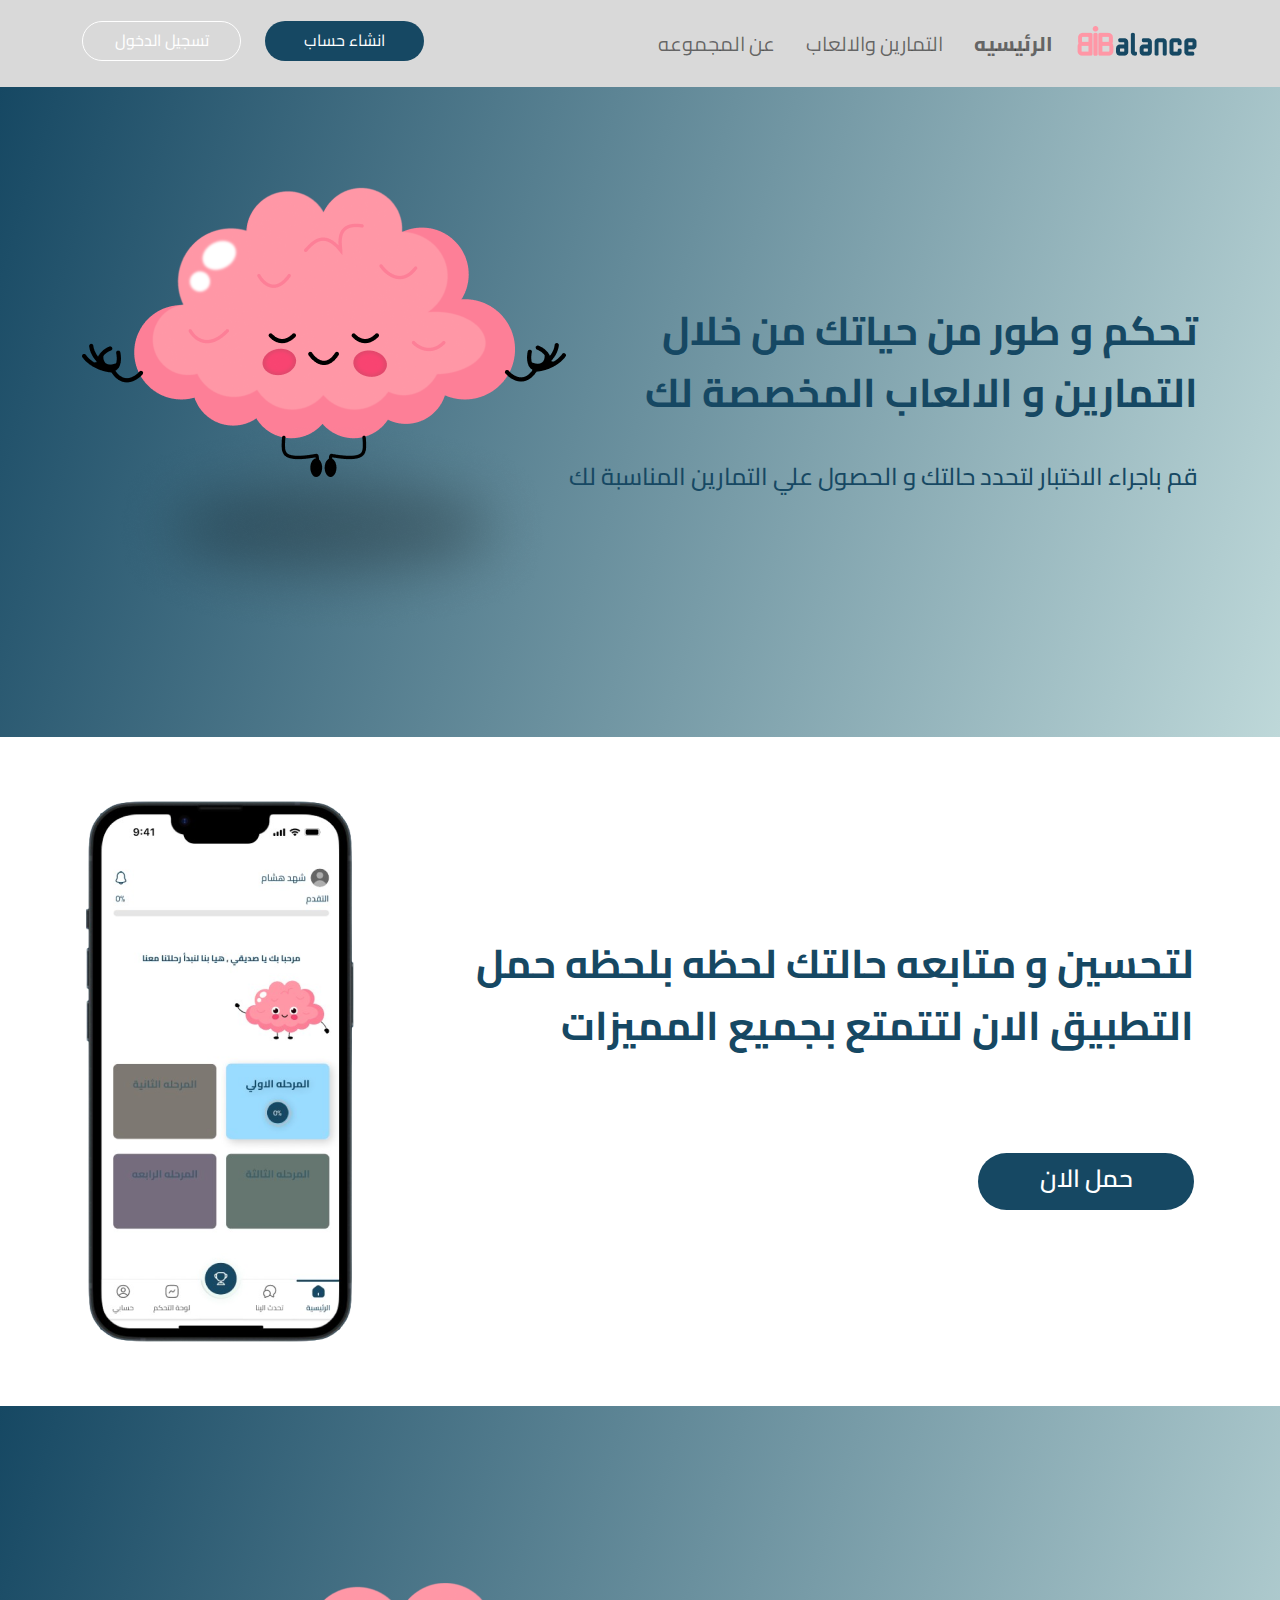
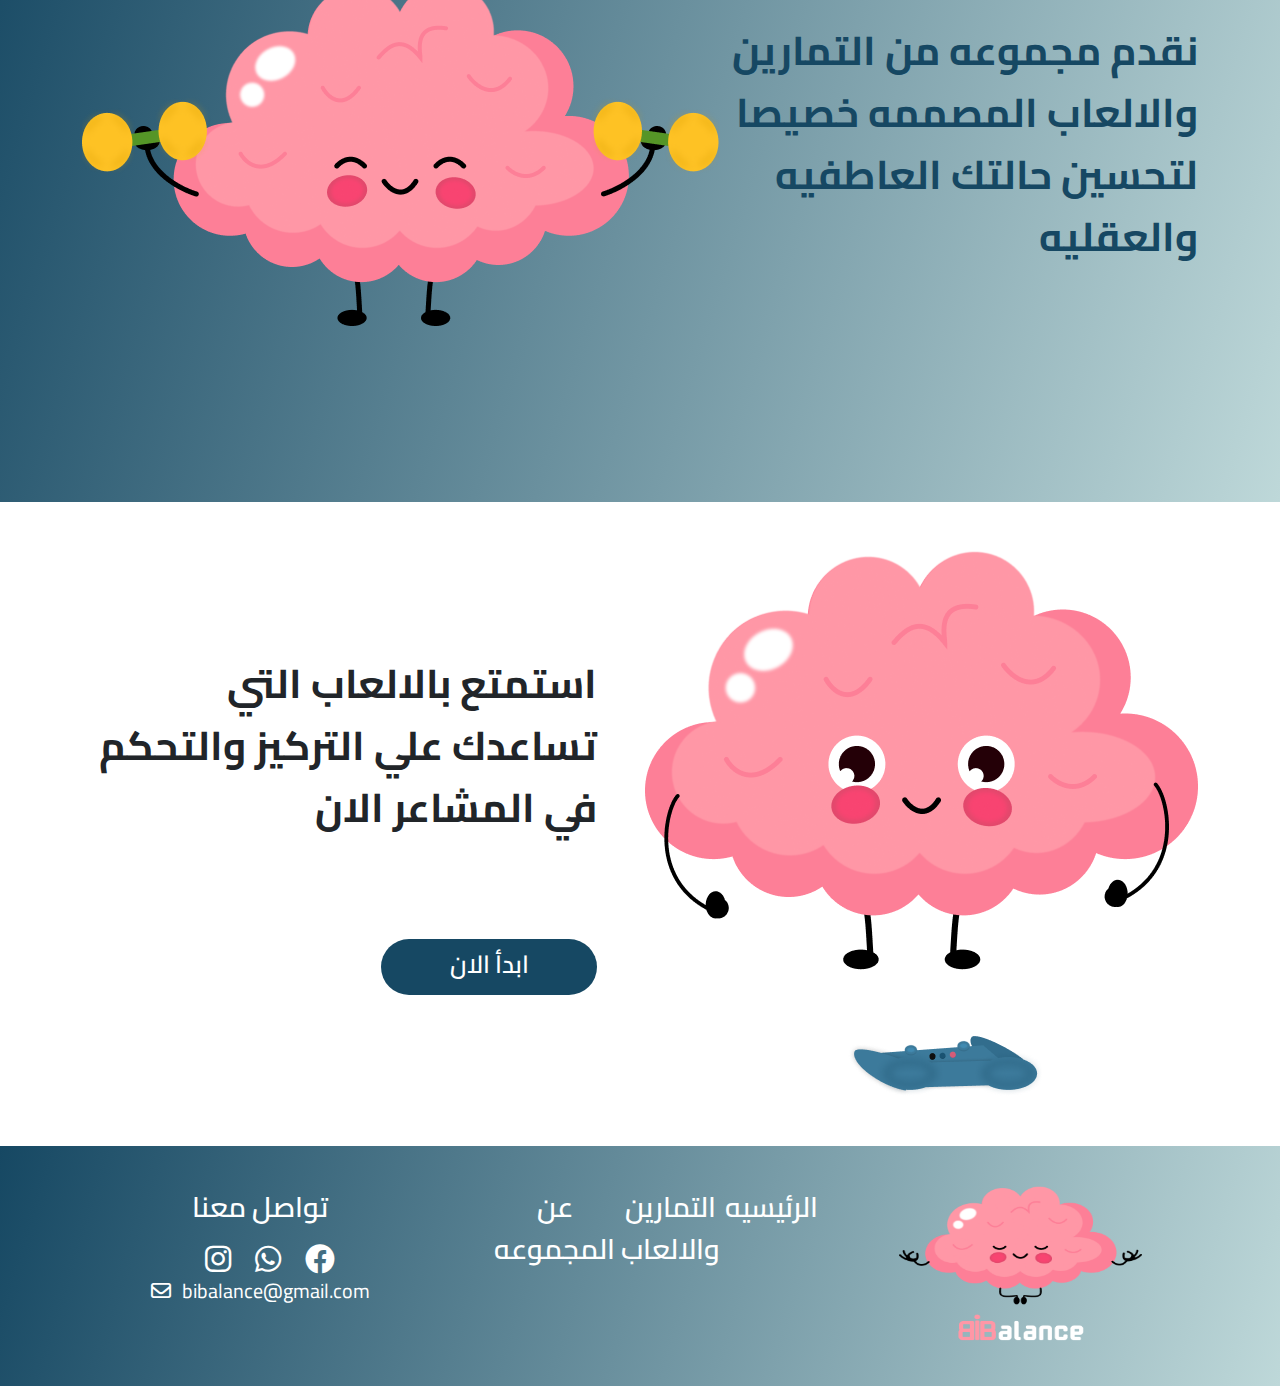
<file: index.html>
<!DOCTYPE html>
<html lang="ar" dir="rtl">

<head>
    <meta charset="UTF-8">
    <meta name="viewport" content="width=device-width, initial-scale=1.0">
    <link rel="preconnect" href="https://fonts.googleapis.com">
    <link rel="preconnect" href="https://fonts.gstatic.com" crossorigin>
    <link href="https://fonts.googleapis.com/css2?family=Cairo:wght@400;500;600;700;800;900;1000&display=swap"
        rel="stylesheet">
    <link rel="stylesheet" href="https://cdnjs.cloudflare.com/ajax/libs/animate.css/4.1.1/animate.min.css" />
    <link rel="stylesheet" href="css/all.min.css">
    <link rel="stylesheet" href="css/bootstrap.min.css">
    <link rel="stylesheet" href="css/style.css">
    <title>BiBalance</title>
</head>

<body>

    <nav class="navbar navbar-expand-lg navbar-light ">
        <div class="container ">
            <div class="im d-sm-none"><img src="image/Logo.png " alt="">
            </div>
            <button class="navbar-toggler" type="button" data-bs-toggle="collapse"
                data-bs-target="#navbarSupportedContent" aria-controls="navbarSupportedContent" aria-expanded="false"
                aria-label="Toggle navigation">
                <span class="navbar-toggler-icon"></span>
            </button>
            <div class="collapse navbar-collapse text-center " id="navbarSupportedContent">

                <ul class="navbar-nav me-auto mb-2 mb-lg-0 ">
                    <li class="nav-item d-none d-lg-block">
                        <img src="image/Logo.png" alt="Logo">
                    </li>
                    <li class="nav-item">
                        <a class="nav-link activeLink" aria-current="page" href="index.html">الرئيسيه</a>
                    </li>
                    <li class="nav-item">
                        <a class="nav-link" href="exercises.html">التمارين والالعاب</a>
                    </li>

                    <li class="nav-item">
                        <a class="nav-link" href="team.html">عن المجموعه</a>
                    </li>
                    <div class="buttons me-auto">
                        <div class="btn reg "><a href="register.html">انشاء حساب</a></div>
                        <div class="btn login"><a href="login.html">تسجيل الدخول</a></div>
                    </div>
                </ul>


            </div>
        </div>
    </nav>

    <!-- landing  -->
    <div class="landingPage">
        <div class="container text-center text-lg-end d-flex  flex-row-reverse align-items-center">
            <img src="image/thinking.png" alt="logo" class="d-none d-lg-block animate__animated animate__backInLeft">
            <div class="landingContent animate__animated animate__backInRight">
                <h2>تحكم و طور من حياتك من خلال التمارين و الالعاب المخصصة لك</h2>
                <p>قم باجراء الاختبار لتحدد حالتك و الحصول علي التمارين المناسبة لك</p>
                
            </div>
        </div>
    </div>

    <!-- section2  -->
    <div class="section2 py-5">
        <div class="container d-flex justify-content-between align-items-center p-3 gap-5">
            <div class="content  text-center  text-lg-end animate__animated animate__backInRight">
                <p class="fs-lg-2">لتحسين و متابعه حالتك لحظه بلحظه حمل التطبيق الان لتتمتع بجميع المميزات</p>
                <div class="btn">حمل الان</div>
            </div>
            <img src="image/mobile.png" alt="" class="d-none d-lg-block animate__animated animate__backInLeft">
        </div>
    </div>

    <!-- sec3  -->
    <div class="sec3 py-5">
        <div
            class="container d-flex flex-column-reverse flex-lg-row-reverse align-items-center justify-content-around justify-content-lg-between text-center text-lg-end">
            <img src="image/traning.png" alt="" class="animate__animated animate__backInLeft">
            <div class="content animate__animated animate__backInRigt">
                نقدم مجموعه من التمارين والالعاب المصممه خصيصا لتحسين حالتك العاطفيه والعقليه
            </div>
        </div>
    </div>

    <!-- sec4  -->
    <div class="sec4 py-5">
        <div
            class="container d-flex flex-column flex-lg-row align-items-center justify-content-between gap-5 text-center text-lg-end">
            <img src="image/animatLogo.png" alt="" class="animate__animated animate__backInRight">
            <div class="content animate__animated animate__backInLeft">
                <p>استمتع بالالعاب التي تساعدك علي التركيز والتحكم في المشاعر الان</p>
                <div class="btn">ابدأ الان</div>
            </div>
        </div>
    </div>

    <!-- footer  -->
    <div class="footer">
        <div class="container">
            <div class="row">
                <div class="coll-3 col-md-12 col-lg-4">
                    <img src="image/footer.png" alt="">
                </div>
                <div class="coll-5 col-md-6 col-lg-4">
                    <ul class="d-flex justify-content-between">
                        <li>الرئيسيه</li>
                        <li>التمارين والالعاب</li>
                        <li>عن المجموعه</li>
                    </ul>
                </div>
                <div class="coll-4 col-md-6 col-lg-4">
                    <p>تواصل معنا</p>
                    <div class="icons ">
                        <i class="fa-brands fa-facebook"></i>
                        <i class="fa-brands fa-whatsapp"></i>
                        <i class="fa-brands fa-instagram"></i>
                    </div>
                    <div class="mail">
                        bibalance@gmail.com <i class="fa-regular fa-envelope"></i>
                    </div>
                </div>
            </div>
        </div>
    </div>
    <script src="js/bootstrap.bundle.min.js"></script>
</body>

</html>
</file>
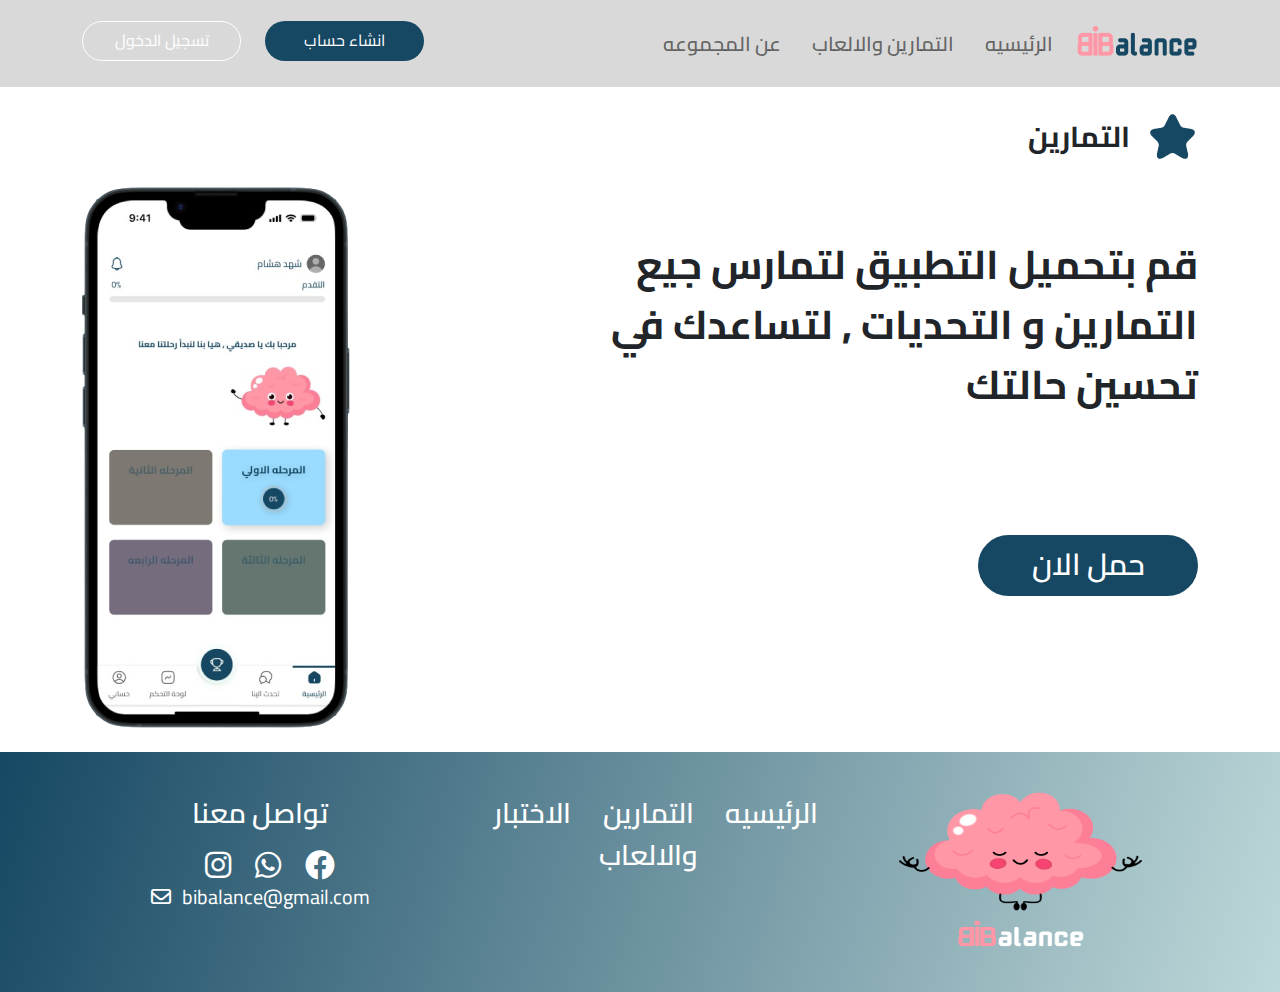
<file: exercises.html>
<!DOCTYPE html>
<html lang="ar" dir="rtl">
<head>
    <meta charset="UTF-8">
    <meta name="viewport" content="width=device-width, initial-scale=1.0">
    <link rel="preconnect" href="https://fonts.googleapis.com">
    <link rel="preconnect" href="https://fonts.gstatic.com" crossorigin>
    <link href="https://fonts.googleapis.com/css2?family=Cairo:wght@400;500;600;700;800;900;1000&display=swap" rel="stylesheet">
    <link
    rel="stylesheet"
    href="https://cdnjs.cloudflare.com/ajax/libs/animate.css/4.1.1/animate.min.css"
  />
    <link rel="stylesheet" href="css/all.min.css">
    <link rel="stylesheet" href="css/bootstrap.min.css">
    <link rel="stylesheet" href="css/style.css">
    <link rel="stylesheet" href="css/exe.css">
    <title>BiBalance</title>
</head>
<body>

    <nav class="navbar navbar-expand-lg navbar-light ">
        <div class="container ">
            <div class="im d-sm-none"><img src="image/Logo.png " alt=""></div>
            <button class="navbar-toggler" type="button" data-bs-toggle="collapse"
                data-bs-target="#navbarSupportedContent" aria-controls="navbarSupportedContent" aria-expanded="false"
                aria-label="Toggle navigation">
                <span class="navbar-toggler-icon"></span>
            </button>
            <div class="collapse navbar-collapse text-center " id="navbarSupportedContent">

                <ul class="navbar-nav me-auto mb-2 mb-lg-0 ">
                    <li class="nav-item d-none d-lg-block">
                        <img src="image/Logo.png" alt="Logo">
                    </li>
                    <li class="nav-item">
                        <a class="nav-link activeLink" aria-current="page" href="index.html">الرئيسيه</a>
                    </li>
                    <li class="nav-item">
                        <a class="nav-link" href="exercises.html">التمارين والالعاب</a>
                    </li>

                    <li class="nav-item">
                        <a class="nav-link" href="team.html">عن المجموعه</a>
                    </li>
                    <div class="buttons me-auto">
                        <div class="btn reg "><a href="register.html">انشاء حساب</a></div>
                        <div class="btn login"><a href="login.html">تسجيل الدخول</a></div>
                    </div>
                </ul>
            </div>
        </div>
    </nav>

     <div class="exercises">
       <div class="container">
        <div class="top d-flex align-items-center pt-4">
            <img src="image/profile/star.png" alt="">
            <span class="me-3">التمارين</span>
        </div>
        <div class="content d-flex  justify-content-between pt-4">
            
               <div class="para">
                <p class="pb-5 pt-5"> قم بتحميل التطبيق لتمارس جيع التمارين و التحديات , لتساعدك في تحسين حالتك</p>
                <div class="btn "><a href="#">حمل الان</a></div>
               </div>
            
            <div class="image">
                <img src="image/mobile.png" alt="">
            </div>
        </div>
       </div>
    </div>
    <br>
    <div class="footer">
        <div class="container">
            <div class="row">
                <div class="coll-3 col-md-12 col-lg-4">
                    <img src="image/footer.png" alt="">
                </div>
                <div class="coll-5 col-md-6 col-lg-4">
                    <ul class="d-flex justify-content-between">
                        <li>الرئيسيه</li>
                        <li>التمارين والالعاب</li>
                        <li>الاختبار</li>
                    </ul>
                </div>
                <div class="coll-4 col-md-6 col-lg-4">
                    <p>تواصل معنا</p>
                    <div class="icons ">
                        <i class="fa-brands fa-facebook"></i>
                        <i class="fa-brands fa-whatsapp"></i>
                        <i class="fa-brands fa-instagram"></i>
                    </div>
                    <div class="mail">
                        bibalance@gmail.com <i class="fa-regular fa-envelope"></i>
                    </div>
                </div>
            </div>
        </div>
    </div>
     <script src="js/bootstrap.bundle.min.js"></script>

</body>
</html>
</file>
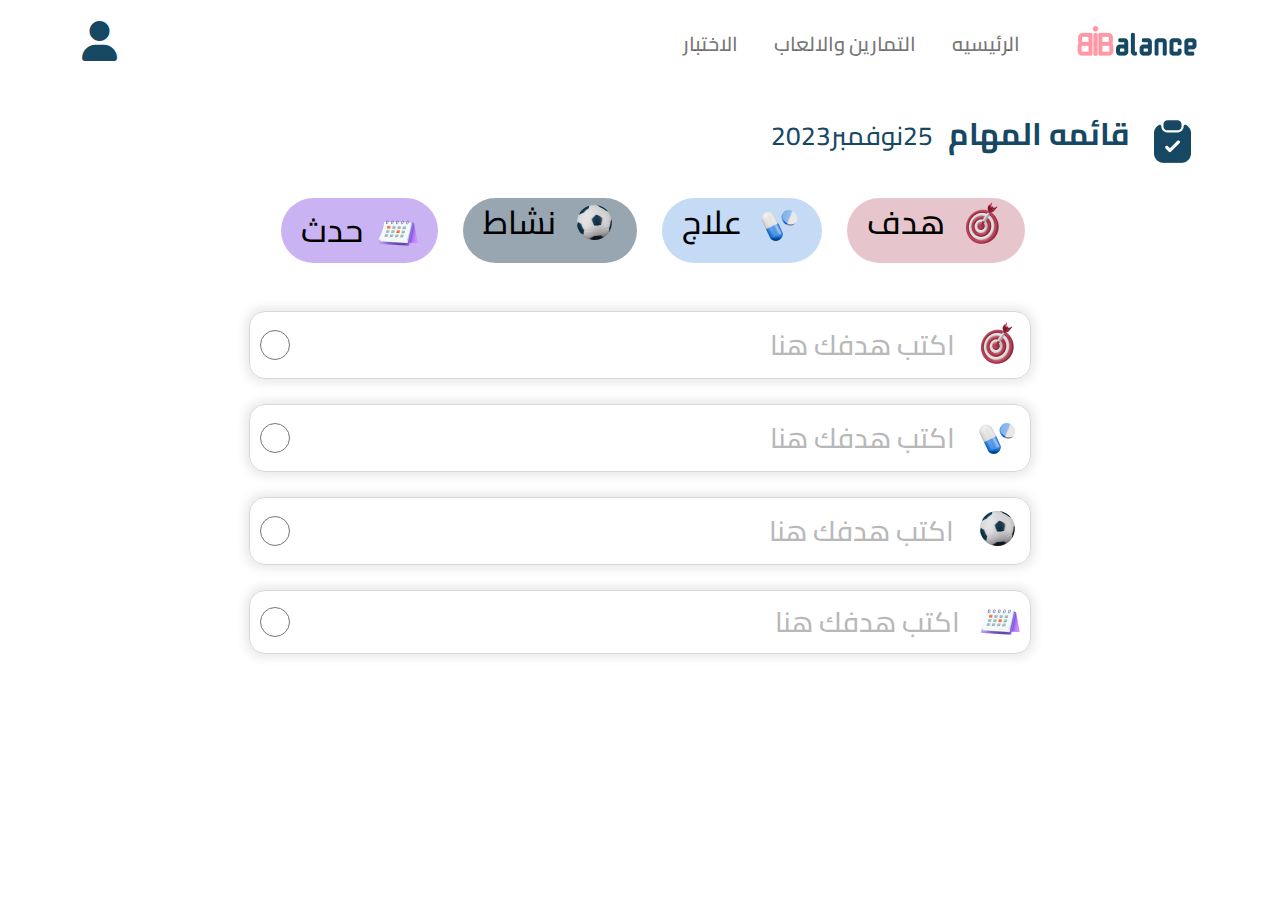
<file: list.html>
<!DOCTYPE html>
<html lang="ar" dir="rtl">
<head>
    <meta charset="UTF-8">
    <meta name="viewport" content="width=device-width, initial-scale=1.0">
    <link rel="preconnect" href="https://fonts.googleapis.com">
    <link rel="preconnect" href="https://fonts.gstatic.com" crossorigin>
    <link href="https://fonts.googleapis.com/css2?family=Cairo:wght@400;500;600;700;800;900;1000&display=swap" rel="stylesheet">
    <link
    rel="stylesheet"
    href="https://cdnjs.cloudflare.com/ajax/libs/animate.css/4.1.1/animate.min.css"
  />
    <link rel="stylesheet" href="css/all.min.css">
    <link rel="stylesheet" href="css/bootstrap.min.css">
    <link rel="stylesheet" href="css/style.css">
    <link rel="stylesheet" href="css/list.css">
    <title>BiBalance</title>
</head>
<body>

    <nav class="navbar navbar-expand-lg navbar-light bg-none " style="background-color: transparent;">
        <div class="container ">
            <div class="im d-none d-lg-block "><img src="image/Logo.png " alt="" class="ms-4"></div>
         <button class="navbar-toggler" type="button" data-bs-toggle="collapse" data-bs-target="#navbarSupportedContent" aria-controls="navbarSupportedContent" aria-expanded="false" aria-label="Toggle navigation">
             <span class="navbar-toggler-icon"></span>
           </button>
           <div class="user mb-auto d-lg-none">
            <i class="fa-solid fa-user"></i>  
           </div>
         <div class="collapse navbar-collapse text-center " id="navbarSupportedContent">     
                 <div class="links"  >
                    <ul class="navbar-nav me-auto mb-2 mb-lg-0 ">
                        <!-- <li class="nav-item d-none d-lg-block">
                            <img src="image/Logo.png" alt="Logo" >
                        </li> -->
                        <li class="nav-item">
                            <a class="nav-link activeLink me-xl-4" aria-current="page" href="#">الرئيسيه</a>
                        </li>
                        <li class="nav-item">
                            <a class="nav-link" href="#">التمارين والالعاب</a>
                        </li>
                        
                        <li class="nav-item">
                            <a class="nav-link ">الاختبار</a>
                        </li>
                       
                    </ul>
               </div>       
            </div>
            <div class="user mb-auto d-none d-lg-block">
                <i class="fa-solid fa-user"></i>  
               </div>
         </div>         
     </nav> 
     <div class="listpage">
        <div class="container">
           <div class="banner d-flex align-items-center mt-4">
            <img src="image/profile/list.png" alt="" class="ms-3">
            <p>قائمه المهام <span class="me-2">25نوفمبر2023</span></p>
           </div>
           <div class="category d-flex mt-4 mb-5 justify-content-center">
            <div class="boxes one"><img src="image/list/pin.png" alt="">هدف</div>
            <div class="boxes two"> <img src="image/list/med.png" alt="">علاج</div>
            <div class="boxes three"><img src="image/list/ball.png" alt="">نشاط </div>
            <div class="boxes four py-2"><img src="image/list/calendar.png" alt="">حدث </div>
           </div>
           <div class="list">
            <div class="item ">
                <div>
                    <img src="image/list/pin.png" alt="">
                    <p>اكتب هدفك هنا</p>
                </div>
                <input type="radio">
                
            </div>
            <div class="item">
                <div>
                    <img src="image/list/med.png" alt="">
                    <p>اكتب هدفك هنا</p>
                </div>
                <input type="radio">
            </div>
            <div class="item">
                <div>
                    <img src="image/list/ball.png" alt="">
                    <p>اكتب هدفك هنا</p>
                </div>
                <input type="radio">
            </div>
            <div class="item">
                <div>
                    <img src="image/list/calendar.png" alt="">
                    <p>اكتب هدفك هنا</p>
                </div>
                <input type="radio">
            </div>
           </div>
        </div>
     </div>
    
    
     <script src="js/bootstrap.bundle.min.js"></script>
</body>
</file>
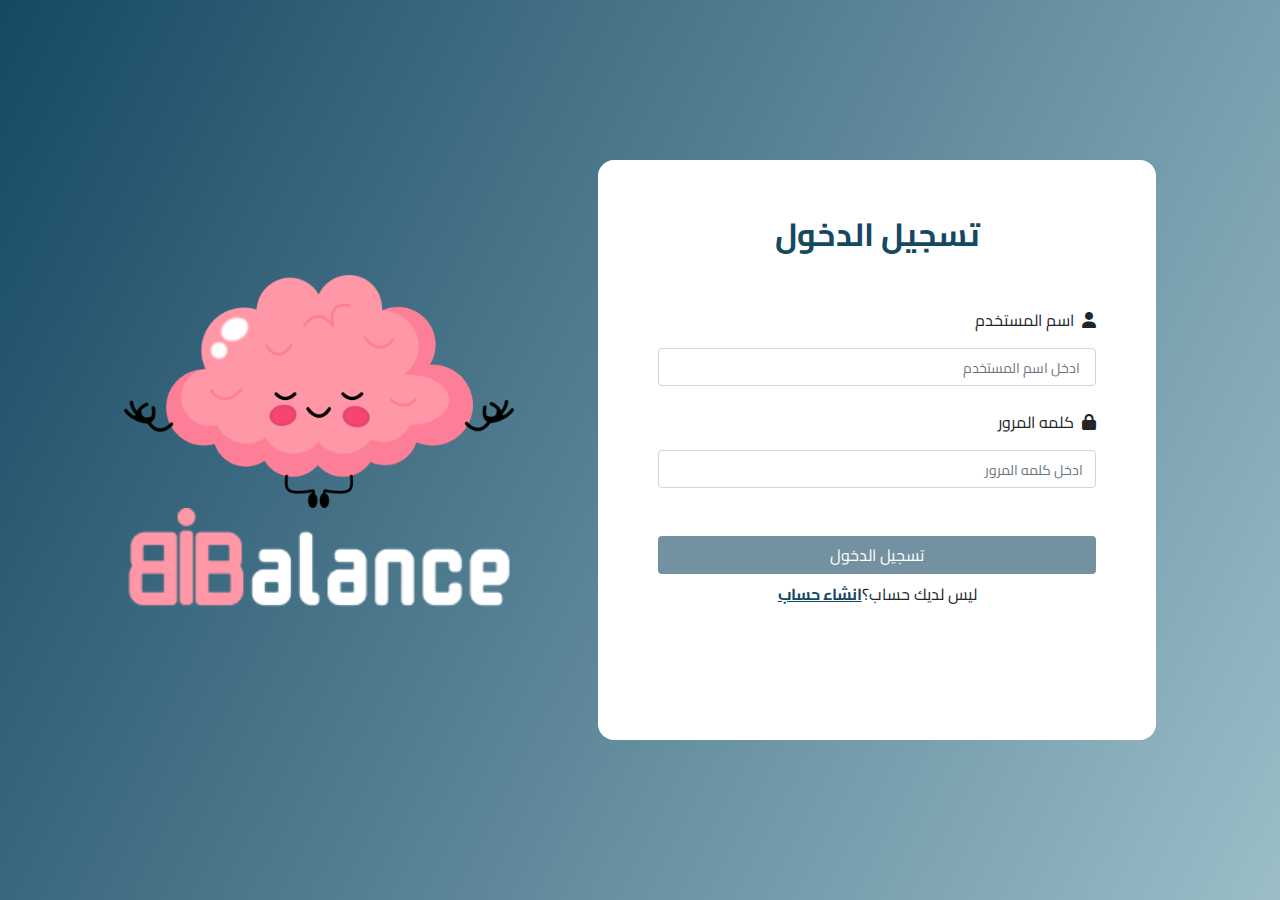
<file: login.html>
<!DOCTYPE html>
<html lang="en">
<head>
    <meta charset="UTF-8">
    <meta name="viewport" content="width=device-width, initial-scale=1.0">
    <link rel="preconnect" href="https://fonts.googleapis.com">
    <link rel="preconnect" href="https://fonts.gstatic.com" crossorigin>
    <link href="https://fonts.googleapis.com/css2?family=Cairo:wght@400;500;600;700;800;900;1000&display=swap" rel="stylesheet">
    <link rel="stylesheet" href="css/all.min.css">
    <link rel="stylesheet" href="css/bootstrap.min.css">
    <link rel="stylesheet" href="css/style.css">
    <title>BiBalance</title>
</head>
<body>
    <div class="loginPage  ">
        <div class="container d-flex flex-column flex-sm-row ">
            <div class="image ">
            <img src="image/login/image.png" class="logoo" alt="">
            <img src="image/login/title.png" class="ulogoo" alt="">
            </div>
           
            <form action="#">
                <div class="title">تسجيل الدخول</div>
                <div class="mb-4 text-end">
                    <label for="formGroupExampleInput" class="form-label mb-3 ">اسم المستخدم<i class="fa-solid ms-2 fa-user"></i></label>
                    <input type="text" class="form-control  text-end" id="formGroupExampleInput" placeholder="ادخل اسم المستخدم ">
                 </div>
                 <div class="mb-5 text-end">
                    <label for="formGroupExampleInput2" class="form-label mb-3">كلمه المرور<i class="fa-solid ms-2 fa-lock"></i></label>
                    <input type="text" class="form-control text-end" id="formGroupExampleInput2" placeholder="ادخل كلمه المرور" >
                 </div>
                
                 
                 <div class="btn"><a href="index.html">تسجيل الدخول</a></div>
                 <p class="text-center">ليس لديك حساب؟<a href="register.html">انشاء حساب</a></p>
             </form>
            
        </div>
    </div>



    <script src="js/bootstrap.bundle.min.js"></script>
</body>
</html>
</file>
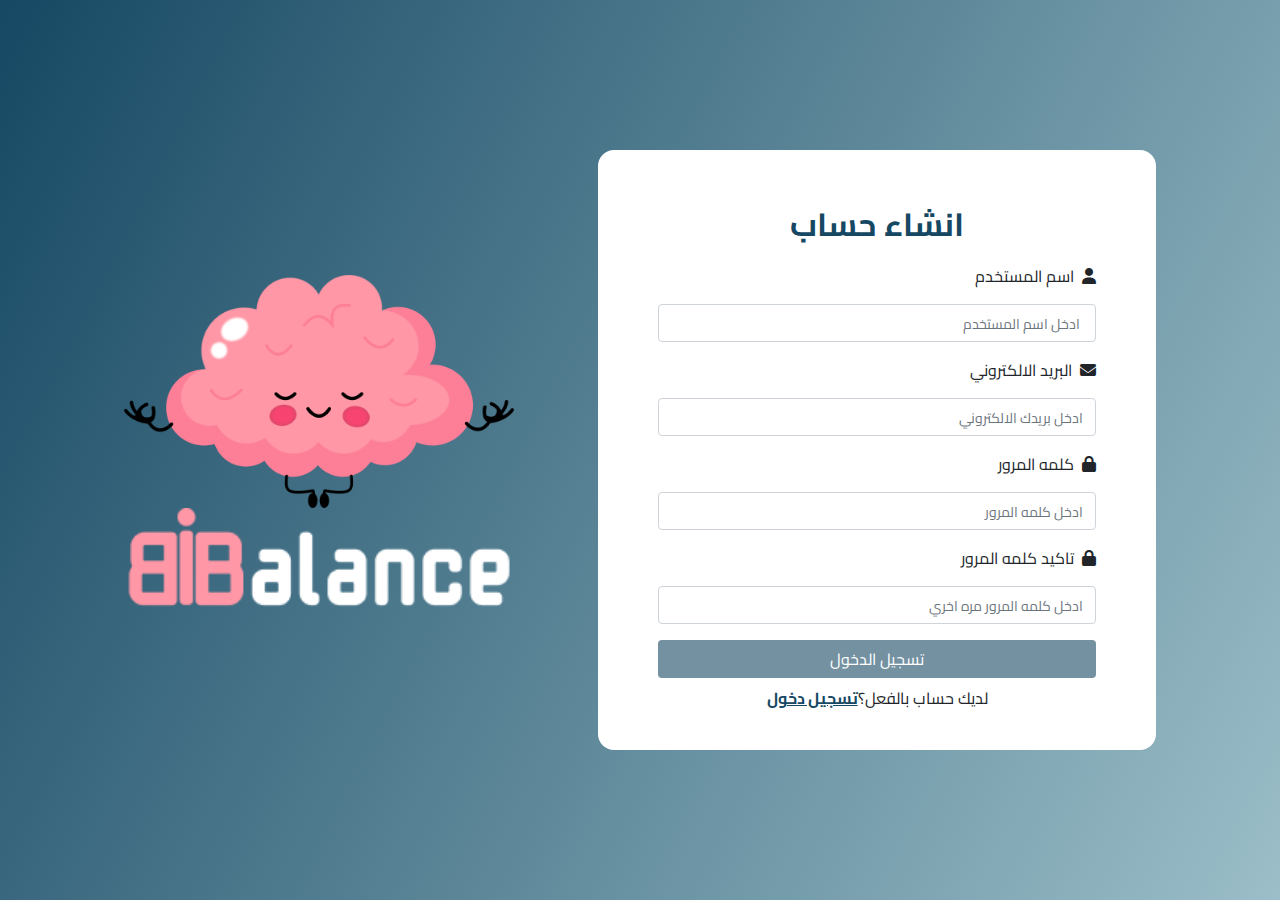
<file: register.html>
<!DOCTYPE html>
<html lang="en">
<head>
    <meta charset="UTF-8">
    <meta name="viewport" content="width=device-width, initial-scale=1.0">
    <link rel="preconnect" href="https://fonts.googleapis.com">
    <link rel="preconnect" href="https://fonts.gstatic.com" crossorigin>
    <link href="https://fonts.googleapis.com/css2?family=Cairo:wght@400;500;600;700;800;900;1000&display=swap" rel="stylesheet">
    <link rel="stylesheet" href="css/all.min.css">
    <link rel="stylesheet" href="css/bootstrap.min.css">
    <link rel="stylesheet" href="css/style.css">
    <title>BiBalance</title>
</head>
<body>
    <div class="loginPage  ">
        <div class="container d-flex flex-column flex-sm-row ">
            <div class="image ">
            <img src="image/login/image.png" class="logoo" alt="">
            <img src="image/login/title.png" class="ulogoo" alt="">
            </div>
           
            <form action="#" style="height: 600px;">
                <div class="title mb-3">انشاء حساب</div>
                <div class="mb-3 text-end">
                    <label for="formGroupExampleInput" class="form-label mb-3 ">اسم المستخدم<i class="fa-solid ms-2 fa-user"></i></label>
                    <input type="text" class="form-control  text-end" id="formGroupExampleInput" placeholder="ادخل اسم المستخدم ">
                 </div>
                <div class="mb-3 text-end">
                    <label for="formGroupExampleInput" class="form-label mb-3 ">البريد الالكتروني<i class="fa-solid ms-2 fa-envelope"></i></label>
                    <input type="text" class="form-control  text-end" id="formGroupExampleInput" placeholder="ادخل بريدك الالكتروني">
                 </div>
                 <div class="mb-3 text-end">
                    <label for="formGroupExampleInput2" class="form-label mb-3">كلمه المرور<i class="fa-solid ms-2 fa-lock"></i></label>
                    <input type="text" class="form-control text-end" id="formGroupExampleInput2" placeholder="ادخل كلمه المرور">
                 </div>
                 <div class="mb-3 text-end">
                    <label for="formGroupExampleInput2" class="form-label mb-3">تاكيد كلمه المرور<i class="fa-solid ms-2 fa-lock"></i></label>
                    <input type="text" class="form-control text-end" id="formGroupExampleInput2" placeholder="ادخل كلمه المرور مره اخري">
                 </div>
                 <div class="btn"><a href="index.html">تسجيل الدخول</a></div>
                 <p class="text-center">لديك حساب بالفعل؟<a href="login.html">تسجيل دخول</a></p>
             </form>
            
        </div>
    </div>



    <script src="js/bootstrap.bundle.min.js"></script>
</body>
</html>
</file>
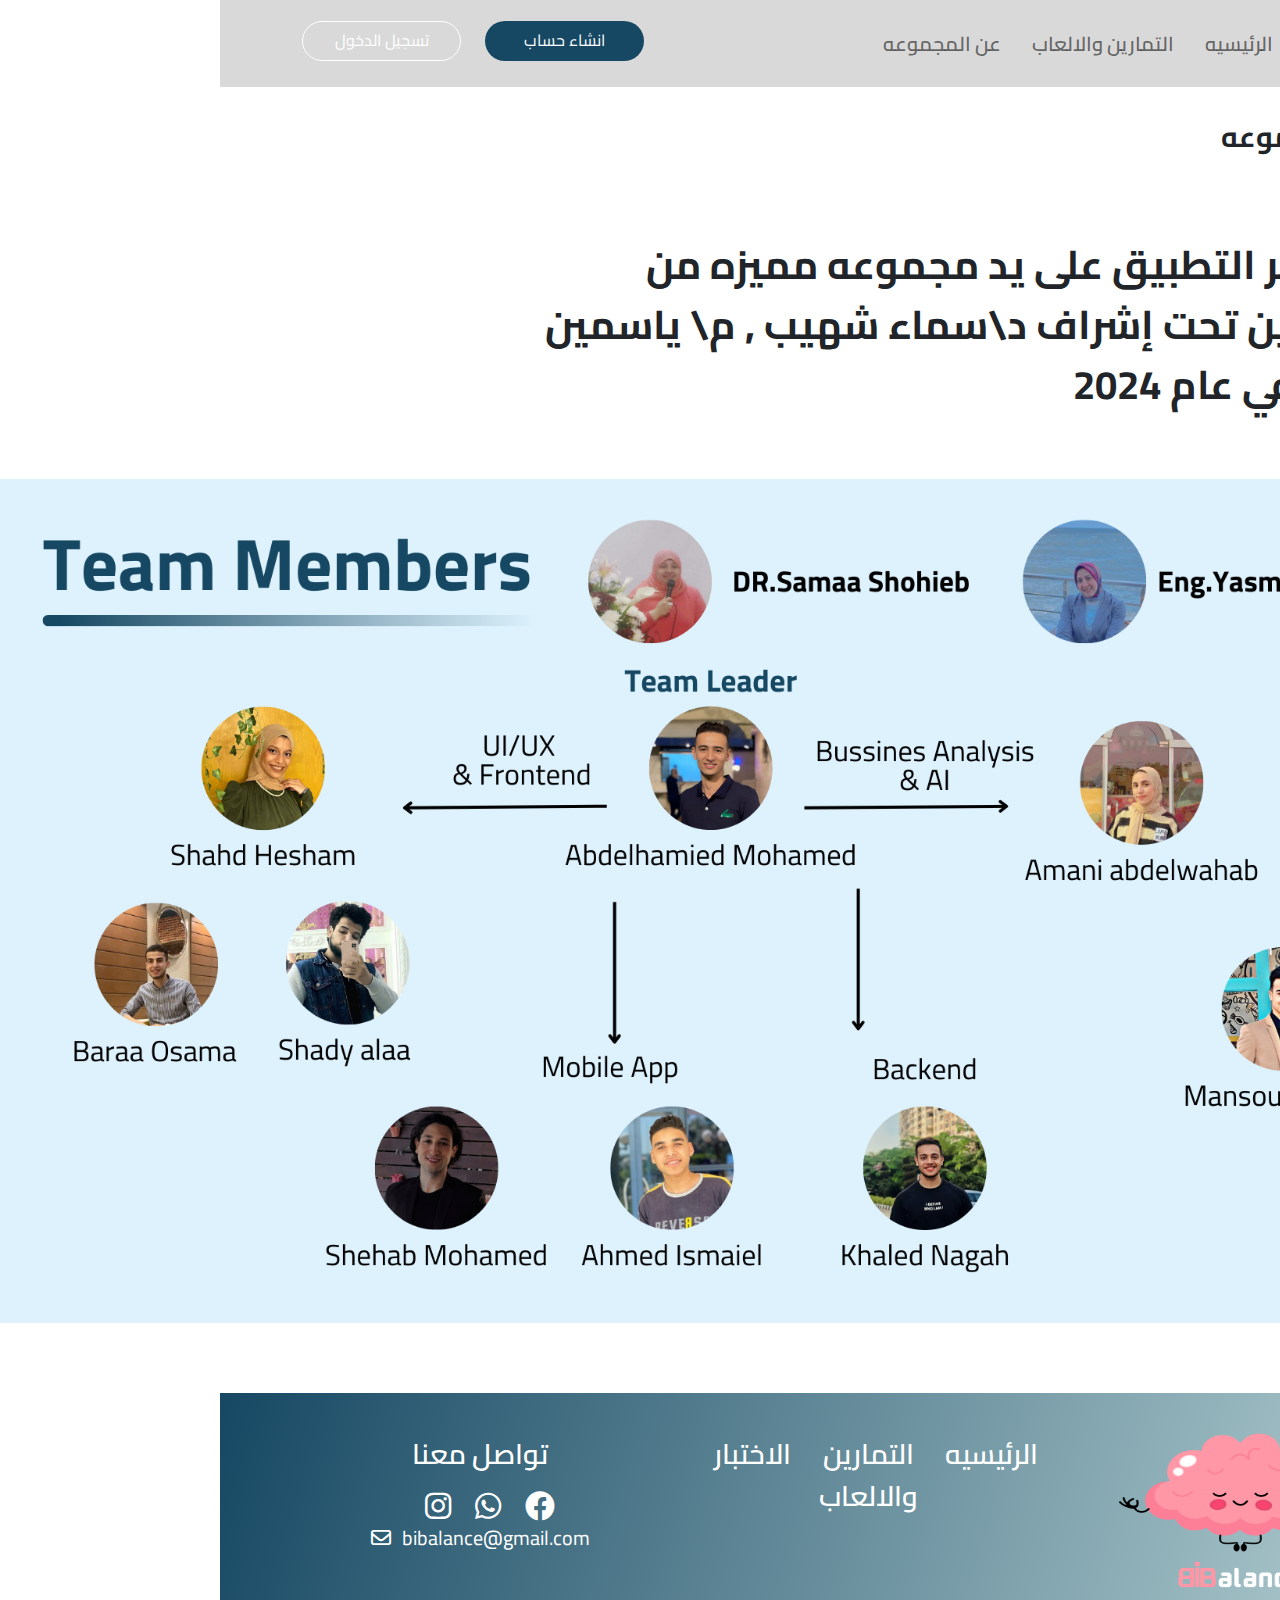
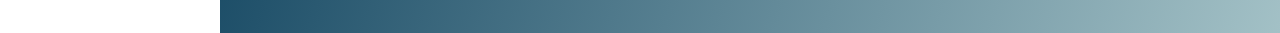
<file: team.html>
<!DOCTYPE html>
<html lang="ar" dir="rtl">

<head>
    <meta charset="UTF-8">
    <meta name="viewport" content="width=device-width, initial-scale=1.0">
    <link rel="preconnect" href="https://fonts.googleapis.com">
    <link rel="preconnect" href="https://fonts.gstatic.com" crossorigin>
    <link href="https://fonts.googleapis.com/css2?family=Cairo:wght@400;500;600;700;800;900;1000&display=swap"
        rel="stylesheet">
    <link rel="stylesheet" href="https://cdnjs.cloudflare.com/ajax/libs/animate.css/4.1.1/animate.min.css" />
    <link rel="stylesheet" href="css/all.min.css">
    <link rel="stylesheet" href="css/bootstrap.min.css">
    <link rel="stylesheet" href="css/style.css">
    <link rel="stylesheet" href="css/exe.css">
    <title>BiBalance</title>
</head>

<body>

    <nav class="navbar navbar-expand-lg navbar-light ">
        <div class="container ">
            <div class="im d-sm-none"><img src="image/Logo.png " alt=""></div>
            <button class="navbar-toggler" type="button" data-bs-toggle="collapse"
                data-bs-target="#navbarSupportedContent" aria-controls="navbarSupportedContent" aria-expanded="false"
                aria-label="Toggle navigation">
                <span class="navbar-toggler-icon"></span>
            </button>
            <div class="collapse navbar-collapse text-center " id="navbarSupportedContent">

                <ul class="navbar-nav me-auto mb-2 mb-lg-0 ">
                    <li class="nav-item d-none d-lg-block">
                        <img src="image/Logo.png" alt="Logo">
                    </li>
                    <li class="nav-item">
                        <a class="nav-link activeLink" aria-current="page" href="index.html">الرئيسيه</a>
                    </li>
                    <li class="nav-item">
                        <a class="nav-link" href="exercises.html">التمارين والالعاب</a>
                    </li>

                    <li class="nav-item">
                        <a class="nav-link" href="team.html">عن المجموعه</a>
                    </li>
                    <div class="buttons me-auto">
                        <div class="btn reg "><a href="register.html">انشاء حساب</a></div>
                        <div class="btn login"><a href="login.html">تسجيل الدخول</a></div>
                    </div>
                </ul>
            </div>
        </div>
    </nav>

    <div class="exercises">
        <div class="container">
            <div class="top d-flex align-items-center pt-4">
                <img src="image/profile/star.png" alt="">
                <span class="me-3">المجموعه </span>
            </div>
            <div class="content d-flex  justify-content-between pt-4">
                <div class="para">
                    <p class="pb-5 pt-5">تم تطوير التطبيق على يد مجموعه مميزه من المطورين تحت إشراف د\سماء شهيب , م\
                        ياسمين الصقار في عام 2024</p>
                </div>
                <!-- <div class="image">
                    <img src="image/mobile.png" alt="">
                </div> -->
            </div>
        </div>
    </div>
    
    <img src="image/34.png" alt="" width="1500px">

    <div class="empty">

    </div>

    <div class="footer">
        <div class="container">
            <div class="row">
                <div class="coll-3 col-md-12 col-lg-4">
                    <img src="image/footer.png" alt="">
                </div>
                <div class="coll-5 col-md-6 col-lg-4">
                    <ul class="d-flex justify-content-between">
                        <li>الرئيسيه</li>
                        <li>التمارين والالعاب</li>
                        <li>الاختبار</li>
                    </ul>
                </div>
                <div class="coll-4 col-md-6 col-lg-4">
                    <p>تواصل معنا</p>
                    <div class="icons ">
                        <i class="fa-brands fa-facebook"></i>
                        <i class="fa-brands fa-whatsapp"></i>
                        <i class="fa-brands fa-instagram"></i>
                    </div>
                    <div class="mail">
                        bibalance@gmail.com <i class="fa-regular fa-envelope"></i>
                    </div>
                </div>
            </div>
        </div>
    </div>
    <script src="js/bootstrap.bundle.min.js"></script>

</body>

</html>
</file>
<file: css/style.css>
* {
    box-sizing: border-box;
    -webkit-box-sizing: border-box;
    -moz-box-sizing: border-box;
    list-style: none;
    padding: 0;
    margin: 0;
  }
body {
    font-family: 'Cairo', sans-serif;
}
.activeLink {
    color: #164863;
    font-size: 22px;
    font-weight: 800;
}
/* navbar */
.navbar {
   padding: 20.5px;
   background-color: rgba(217, 217, 217, 1);
}
.navbar>.container {
    justify-content: space-between;
}
.navbar-nav {
    width: 100%;
    
}
.navbar-nav li a {
    font-size: 20px;
    margin-left: 15px;
}
.navbar-nav li img {
    padding-top: 5px;
    margin-left: 15px;
}

.buttons .btn {
    width: 159px;
    height: 40px;
    border-radius: 21.5px;
    background: #164863;
}
.buttons .btn a {
    color: rgba(255, 255, 255, 1);
    text-decoration: none;
}
.buttons .login {
    margin-right: 20px;
    background-color: transparent;
    border: 1px solid #fff;
}
/* landing page */
.landingPage {
    background: linear-gradient(107deg, #164863 0%, #BED8D9 100%);
}
.landingPage .container {
    height: 650px;
}
.landingPage h2 {
    color: #fff;
    font-size: 24px;
    font-weight: 700;
    line-height: 62px;
    margin-bottom: 35px;
}

.landingPage p {
    color: #FFF;
    font-size: 16px;
    font-weight: 500;
    margin-bottom: 30px;
}

.landingContent .btn {
    width: 216px;
    height: 56.195px;
    border-radius: 37.756px;
    background: #164863;
    color: #FFF;
    font-size: 24.585px;
    font-weight: 600;
}
/* sec2  */
.section2 .content p {
    color: #164863;
    font-size: 24px;
    font-weight: 700;
    line-height: 62px; 
}
.section2 .btn {
    width: 216px;
    height: 56.195px;
    border-radius: 37.756px;
    background: #164863;
    color: #FFF;
    font-size: 24.585px;
    font-weight: 600;
    margin-top: 80px;
}
/* sec3  */
.sec3 {
    background-image: linear-gradient(107deg, #164863 0%, #BED8D9 100%);
}
.sec3 .container {
    height: 600px;
}
.sec3 .content {
    color: #fff;
    font-size: 24px;
    font-weight: 700;
    line-height: 62px;
    margin-bottom: 20px;
}
/* sec4  */
.sec4 .content p {
    font-size: 40px;
    font-weight: 700;
    line-height: 62px;
    margin-bottom: 20px;
}
.sec4 .btn {
    width: 216px;
    height: 56.195px;
    border-radius: 37.756px;
    background: #164863;
    color: #FFF;
    font-size: 24.585px;
    font-weight: 600;
    margin-top: 80px;
}
/* footer  */
.footer {
    background-image: linear-gradient(107deg, #164863 0%, #BED8D9 100%);
    padding: 40px 0;
    text-align: center;
    cursor: pointer;
}
.footer img {
    width: 243px;
    height: 160px;
}
.footer img:hover {
    transform: scale(1.1);
    transition: 2s;
}
.footer .coll-5 ul li,
.footer .coll-4 p {
    color: #FFF;
    text-align: center;
    font-size: 28px;
    font-weight: 600;
}
.footer .coll-5 ul li:hover,
.footer .coll-4 p:hover {
    font-weight: bold;
    transform: translateY(-5px);
    transition: 2s;
}
.footer .coll-4 .mail {
    color: #FFF;
    font-size: 20px;
    font-weight: 400;

}
.footer .coll-4 .mail i {
    margin-right: 7px;
}
.footer .coll-4 .icons .fa-brands{
    color: #FFF;
    font-size: 30px;
    margin-left: 20px;
}
.footer .coll-4 .icons i:hover {
    transform: rotate(360deg) scale(1.3);
    transition: 2s;
}
.footer .coll-4 .icons i:first-child:hover {
    color: blue;
}
.footer .coll-4 .icons i:nth-child(2):hover {
    color: green;
}
.footer .coll-4 .icons i:last-child:hover {
    color: red;
}

/* media  */

@media (min-width: 556px) {
    .landingPage h2,
    .landingPage p {
        color: #164863;
    }
    .landingPage h2 {
        font-size: 40px;
    }
    .landingPage p {
        font-size: 24px;
    }
    .sec3 .content {
        color: #164863;
    }
   .section2 .content p {
    font-size: 40px;
    }
 
   .sec3 .content{
    font-size: 40px;
   }
   
  }
  @media (max-width: 992px) {
    .sec4 img {
        width: 400px;
    }
    .sec4 .content p {
        font-size: 30px;
    }
    .buttons {
        margin: 0 auto;
    }
  } 
  @media (max-width: 556px) {
    .sec4 img,
    .sec3 img {
        width: 300px;
    }
    .sec4 .content p,
    .sec3 .content p {
        font-size: 26px;
    }
    .sec4 .btn {
        margin-top: 50px;
    }
    .landingContent .btn ,
    .section2 .btn ,
    .sec4 .btn {
        width: 170px;
    }
    .footer .coll-5 ul li{
        font-size: 22px;
    }
    .buttons {
        width: 100%;
        text-align: center;
        padding-top: 20px;
    }
    /* .buttons .btn {
        padding: 5px;
        font-size: 14px;
    } */
    
  }
@media (max-width:430px) {
    .buttons .btn {
        width: 135px;
    }
    .buttons .reg {
        margin-bottom: 10px;
    }
    .buttons .login {
        margin-right: 0;
    }
}

  /* login and register */
  .loginPage {
    background: linear-gradient(117deg, #164863 0%, #9BBEC8 100%), url('../image/login/bubles.png');
    background-size: cover; 
    background-repeat: no-repeat; 

  }
.loginPage .container {
    display: flex;
    justify-content: space-around;
    align-items: center;
    height: 100vh;
  }
  .loginPage .image {
    display: flex;
    flex-direction: column;
    width: 35%
  }
  .loginPage .image .logoo {
    width: 100%;
  }
  .loginPage .image .ulogoo {
   width: 100%;
  }
  .loginPage form {
    width: 50%;
    height: 580px;
    border-radius: 16px;
    background-color: #fff;
    padding: 50px 60px 70px 60px;
    
  }
  @media (max-width:767px) {
    .loginPage form {
        width: 55%;
        padding: 34px 25px 97px 21px;
        height: 450px;
    }
  }
  @media (max-width:576px) {
    .loginPage form {
        width: 94%;
        height: 480px;
    }
  }
  .loginPage form .title {
    color: #164863;
    font-size: 32px;
    font-weight: 700;
    text-align: center;
    margin-bottom: 50px;
  }
  .loginPage form .btn {
    width: 100%;
    background-color: rgba(22, 72, 99, 0.60);
    border-radius: 4px;
    margin-bottom: 8px;
  }
  .loginPage form .btn a {
    color: #fff;
    text-decoration: none;
  }
  .loginPage form p a {
    color: rgba(22, 72, 99, 1);
    font-weight: bold;
  }
  form input::placeholder{
    color: #ABABAB;
    font-size: 14px;
    font-weight: 400;
  }

  /* hover on all buttons */
 .btn:hover {
    box-shadow: 0 0 20px #0ebac5;
    /* box-shadow: rgba(0, 0, 0, 0.15) 0px 5px 15px 0px; */
    transform: translateY(-2px);
    transition: 2s;
 }








/* profile */
.navbar i {
    font-size: 40px;
    color: rgba(22, 72, 99, 1);   
}

.profile-banner .content h2 {
    color: #164863;
    font-size: 25px;
    font-weight: 700;
    
}
.profile-banner .content p {
    color: #164863;
    font-size: 23px;
    font-weight: 600;
}
@media (min-width:992px) {
    .profile-banner .content h2 {
        font-size: 32px;
    }
    .profile-banner .content p {
        font-size: 27px;
    }
}
.profile-info {
    border-radius: 68px 67px 0px 0px;
    background: #FFF;
    box-shadow: 0px -2px 16.4px 0px rgba(0, 0, 0, 0.10);
    margin-top: 35px;
}
.profile-info .progress {
    width: 93%;
    margin: 0 auto;
    height: 10px;
    border-radius: 12px;
    background: #D9D9D9;
}
.profile-info .progress .prog {
    width: 25%;
    height: 10px;
    border-radius: 12px;
    background: #164863;

}
.profile-info .prec {
    color: #164863;
    font-size: 30px;
    font-weight: 500;
    display: flex;
    justify-content: end;
    padding-left: 4%;
}
@media (max-width:556px) {
    /* .profile-info form  {
        width: 81%;
    } */
    .profile-info .container div span {
        font-size: 20px;
    }
    .profile-info .progress {
        width: 75%;
    }
    .profile-info .prec {
        font-size: 25px;
        padding-left: 6%;
    }
}
@media (min-width:557px) {
    .profile-info .progress  {
        width: 83%;
    }
}
@media (min-width:992px) {
    .profile-info .progress  {
        width: 91%;
    }
}
.profile-info .container {
    height: 386px;
}
.profile-info .container div {
    display: flex;
    align-items: center;
}
.profile-info .item:hover {
    cursor: pointer;
    box-shadow: 2px 2px 5px 0px rgba(0, 0, 0, 0.422);
    transform: scale(1.1);
    transition: 0.4s;
    padding: 5px 10px;
}

.profile-info .container span {
    color: #164863;
    font-size: 28.703px;
    font-weight: 600;
    margin-right: 15px;

}
.empty{
    color: #164863;
    font-size: 20px;
    font-weight: 600;
    margin-top: 70px;
}
</file>
<file: css/exe.css>
* {
    box-sizing: border-box;
}
.navbar {
    padding: 20.5px;
}
.navbar i {
    font-size: 40px;
    color: rgba(22, 72, 99, 1);   
}
.navbar li a {
    font-size: 20px;
    color: rgba(22, 72, 99, 1);
    font-weight: 600;
}
.exercises .top span {
    font-size: 28.7px;
    font-weight: 700;
}
.exercises .content p {
    font-size: 40px;
    font-weight: 700;
}
.exercises .content .btn {
    width: 220px;
    height: 61px;
    border-radius: 37.756px;
    background: #164863;
    color: #FFF;
    font-size: 30px;
    font-weight: 600;
    margin-top: 56px;
}
.exercises .content .para p {
    width: 80%;
}
.exercises .content .btn a {
    text-decoration: none;
    font-size: 24.5;
    color: rgba(255, 255, 255, 1);
}
@media (max-width:776px) {
    .exercises .content p {
        font-size: 30px;
        font-weight: 700;
    }
    .exercises .content .btn {
        width: 180px;
    }
    .exercises .content .btn a {
        font-size: 22px;
    }
    .exercises .content .image {
        width: 554px;
        height: 500px;
    }
    .exercises .content .image img {
        width: 100%;
    }
}
@media (max-width:556px) {
    .exercises .content .image {
        display: none;
    }
    .exercises .content .para {
        text-align: center;
    }
    .exercises .content .para p {
        width: 100%;
        padding: 0 20px;
    }
}
</file>
<file: css/list.css>
.navbar {
    padding: 20.5px;
}
.navbar i {
    font-size: 40px;
    color: rgba(22, 72, 99, 1);   
}
.navbar li a {
    font-size: 20px;
    color: rgba(22, 72, 99, 1);
    font-weight: 600;
    margin-left: 20px;
}

.listpage .banner p {
    font-size: 31px;
    font-weight: 700;
    color: rgba(22, 72, 99, 1);
}
.listpage .banner p span {
    font-size: 26px;
    font-weight: 500;
    color:rgba(22, 72, 99, 1);
}
.listpage .category .boxes {
    color: #000;
    font-size: 32.727px;
    font-weight: 500;
    border-radius: 106.364px;
    padding: 0 20px;
    margin-left: 25px;
    
}
.listpage .category img {
    margin-left: 15px;
}
.listpage .category .one {
    background: rgba(177, 64, 86, 0.30);   
}
.listpage .category .two {
    background-color: rgba(137, 181, 236, 0.5);
    
}
.listpage .category .three {
    background-color:rgba(48, 78, 100, 0.5);
    ;
}
.listpage .category .four {
    background-color: rgba(148, 103, 232, 0.5);
}

.listpage .list .item {
    display: flex;
    justify-content: space-between;
    border: 1px solid rgba(216, 216, 216, 1);
    align-items: center;
    padding: 10px;
    border-radius: 16px;
    box-shadow: 0px 0px 11.062322616577148px 2.01133131980896px rgba(0, 0, 0, 0.1);
    width: 70%;
    margin: 0 auto 25px auto;
}
.listpage .list .item:hover {
    border: 2px solid blueviolet;
    transition: 0.7s;
    transform: translateY(-7px);
    cursor: pointer;
}
.listpage .list .item img {
    margin-left: 20px;
}
.listpage .list .item div {
    display: flex;
    align-items: center;
}
.listpage .list .item div p {
    margin-bottom: 0;
    color: #B8B8B8;
    font-weight: 500;
    font-size: 28px;
}
.listpage .list .item input {
    width: 30px;
    height: 30px;
}

@media (max-width:992px) {
    .listpage .category .boxes {
        font-size: 20px;
    }  
}

@media (max-width:992px) {
    .listpage .category .boxes {
        font-size: 20px;
        display: flex;
        align-items: center;
    }  
}
@media (max-width:776px) {
    .listpage .category .boxes {
        margin-bottom: 10px;
    }
    .listpage .category  {
        flex-direction: column;
    }
}
@media (max-width:556px) {
    .listpage .list .item input {
        width: 25px;
        height: 25px;
    }
    .listpage .list .item div p {
        font-size: 22px;
    }
    .listpage .banner p {
        font-size: 25px;
    }
    .listpage .banner p span {
        font-size: 20px;
    }
    
}
</file>
